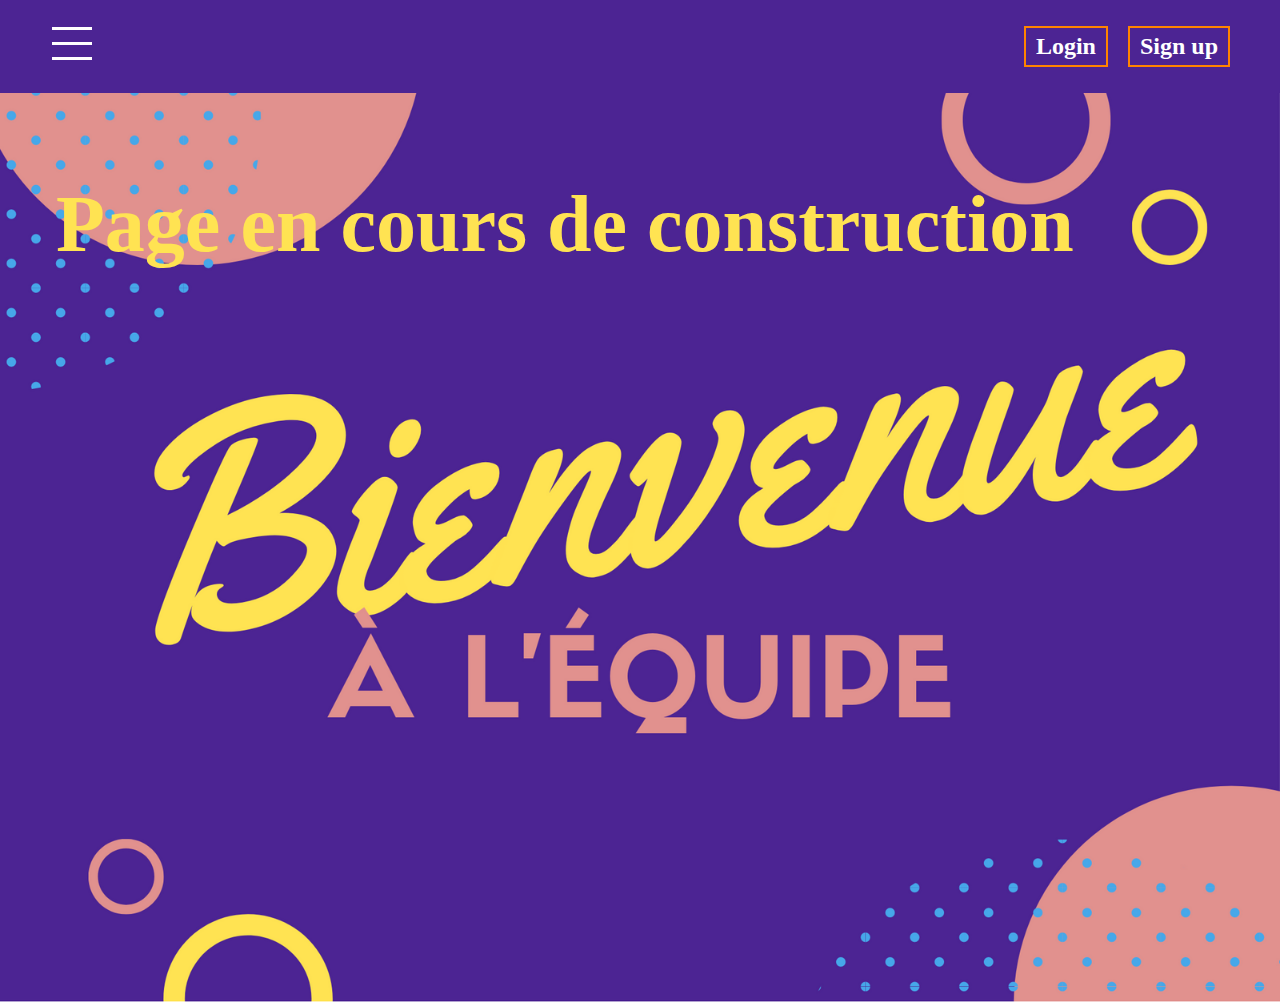
<file: index.html>
<!DOCTYPE html>
<html lang="fr">
<head>
    <meta charset="UTF-8">
    <meta http-equiv="X-UA-Compatible" content="IE=edge">
    <meta name="viewport" content="width=device-width, initial-scale=1.0">
    <title>page d'accueil</title>
    <link rel="stylesheet" href="css/index.css">
</head>
<body>
    <header>
        <div class="mes-div">
            <div></div>
            <div></div>
            <div></div>
        </div>
        <nav> 
            <ul>
                <li><a href="login.html">Login</a></li>
                <li><a href="sign.html">Sign up</a></li>
            </ul>
        </nav>
    </header>
    <section>
        <img src="img/accuel.png" alt=" bienvenue ">
        <h2> Page en cours de construction </h2>
    </section>
    
</body>
</html>
</file>
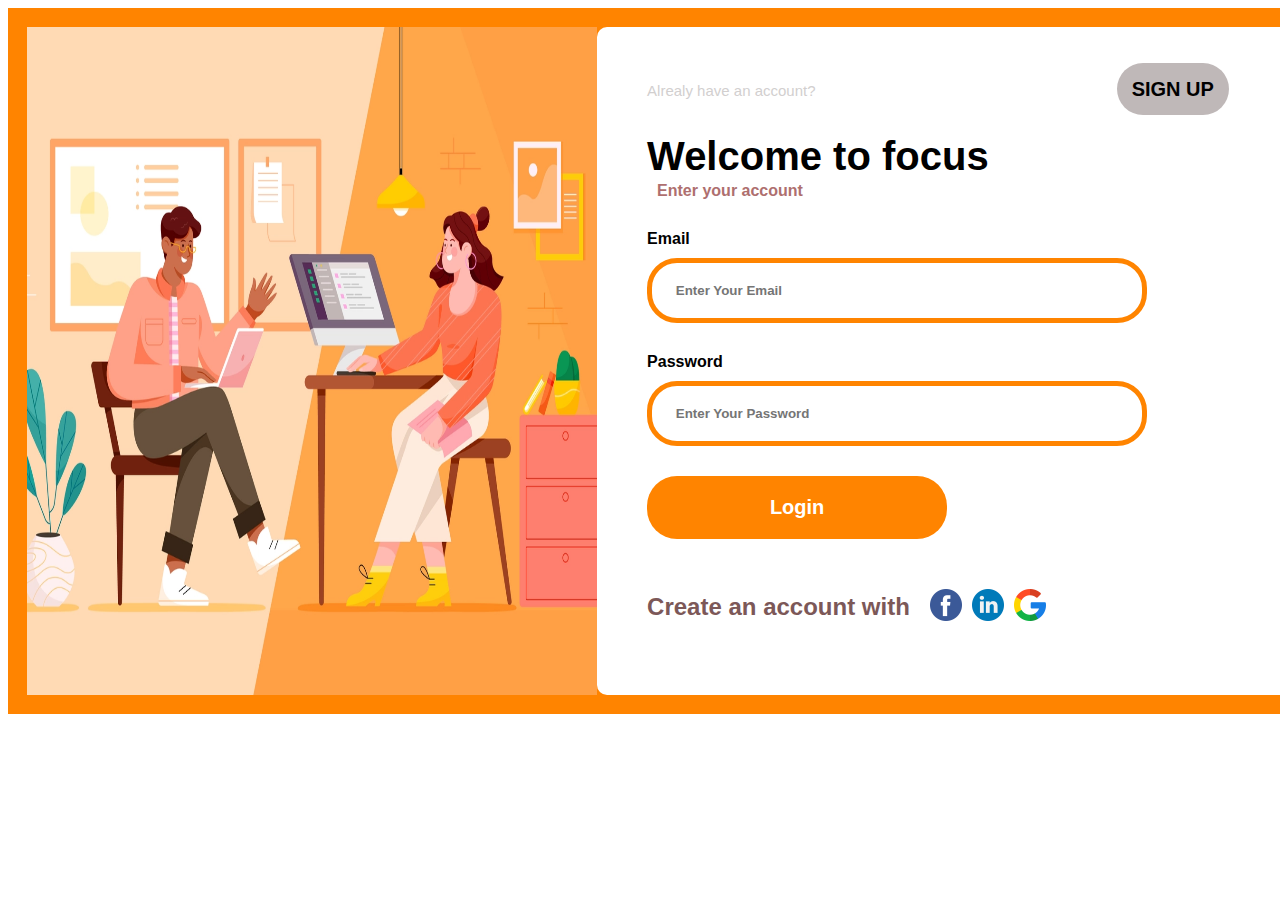
<file: login.html>
<!DOCTYPE html>
<html lang="en">
<head>
    <meta charset="UTF-8">
    <meta http-equiv="X-UA-Compatible" content="IE=edge">
    <meta name="viewport" content="width=device-width, initial-scale=1.0">
    <title>Login</title>
    <link rel="stylesheet" href="css/login.css">
</head>
<body>
    <div class="container-principale">
        <div class="image">
            <img src="img/image.webp" alt="image-banner">
        </div>
        <div class="container">
            <div class="nav">
                <span>Alrealy have an account?</span> <a href="sign.html"> Sign up</a>
            </div>
            <div class="title">
                <h2> Welcome to focus </h2>
                <p> Enter your account </p>
            </div>
            <form>
                <label for="email"> Email</label>
                <input type="eamil" name="email" id="email" placeholder=" Enter Your Email">
                <label for="Password"> Password</label>
                <input type="password" name="Password" id="password" placeholder=" Enter Your Password">
                 <input type="submit" value="Login">
            </form>
            <div class="footer">
                <p>Create an account with</p>
                <img src="img/facebook.png" alt="logo facebook" height="32px">
                <img src="img/linkedin.png" alt="logo linkedin" height="32px">
                <img src="img/google.png" alt="logo google" height="32px">
            </div>
        </div>
    </div>
    
</body>
</html>
</file>
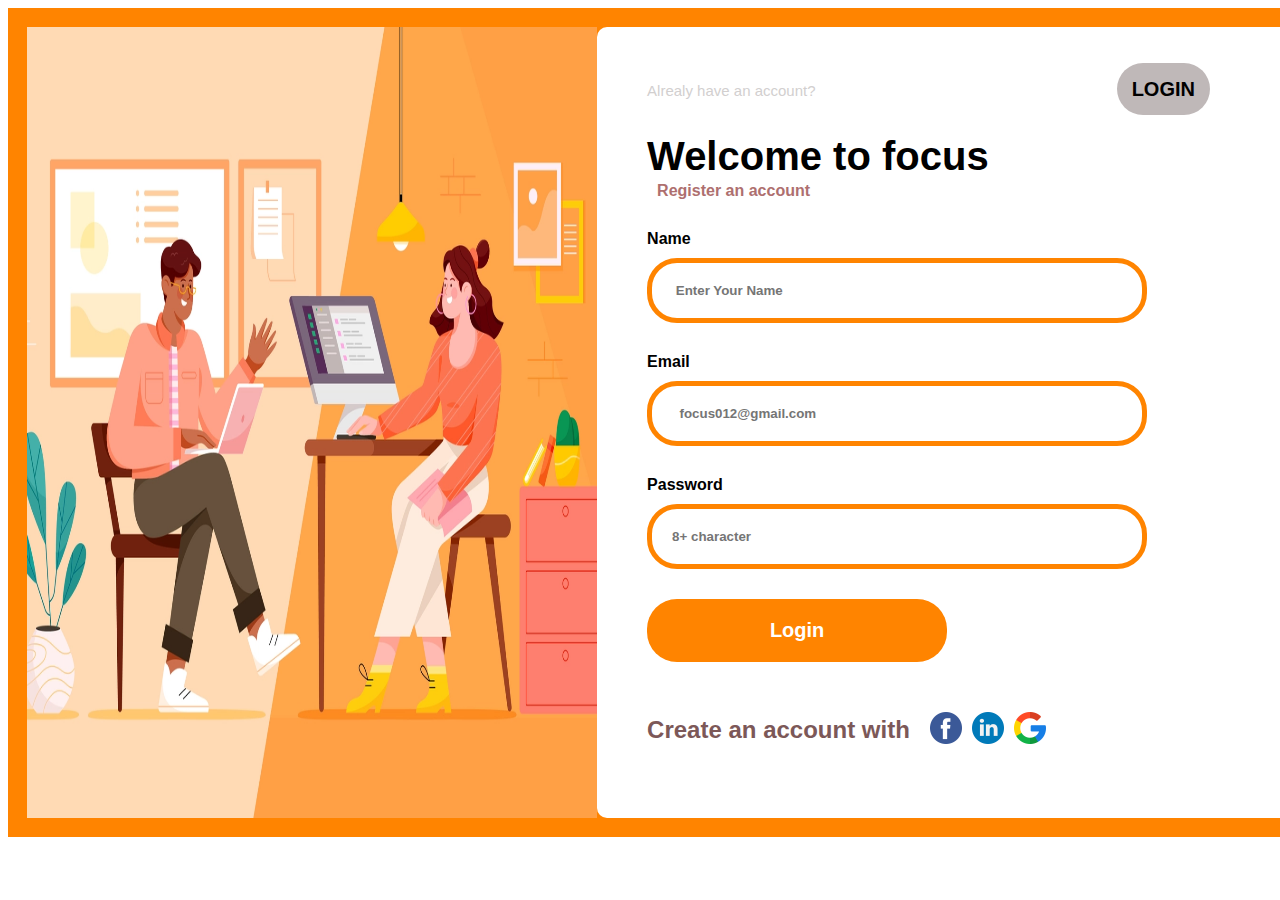
<file: sign.html>
<!DOCTYPE html>
<html lang="en">
<head>
    <meta charset="UTF-8">
    <meta http-equiv="X-UA-Compatible" content="IE=edge">
    <meta name="viewport" content="width=device-width, initial-scale=1.0">
    <title>Login</title>
    <link rel="stylesheet" href="css/login.css">
</head>
<body>
    <div class="container-principale">
        <div class="image">
            <img src="img/image.webp" alt="image-banner">
        </div>
        <div class="container">
            <div class="nav">
                <span>Alrealy have an account?</span> <a href="login.html">Login</a>
            </div>
            <div class="title">
                <h2> Welcome to focus </h2>
                <p> Register an account </p>
            </div>
            <form>
                <label for="text"> Name</label>
                <input type="text" name="name" id="name" placeholder=" Enter Your Name">
                <label for="email"> Email</label>
                <input type="eamil" name="email" id="email" placeholder="  focus012@gmail.com">
                <label for="Password"> Password</label>
                <input type="password" name="Password" id="password" placeholder="8+ character">
                 <input type="submit" value="Login">
            </form>
            <div class="footer">
                <p>Create an account with</p>
                <img src="img/facebook.png" alt="logo facebook" height="32px">
                <img src="img/linkedin.png" alt="logo linkedin" height="32px">
                <img src="img/google.png" alt="logo google" height="32px">
            </div>
        </div>
    </div>
    
</body>
</html>
</file>
<file: css/index.css>
body{
    margin: 0px;
}
header{
    margin: 0px;
    padding: 10px 50px;
    display: flex;
    flex-direction: row;
    justify-content: space-between;
    background-color: #4C2493;
}
header div.mes-div{
   margin-top: 5px;
   width: 50px;
}
header  div.mes-div div{
   width: 30px;
   padding: 5px;
   margin: 2px;
   border-bottom: 3px solid #ffff;
}
header div.mes-div div:hover{
    cursor: pointer;
    border-bottom: 3px solid #ff8400;
}

header  ul{
    display: flex;
    flex-direction: row;
}
header  ul li{
    list-style-type: none;
    margin-left: 20px;
    border: 2px solid #ff8400;
    padding: 5px 10px;
}
header  ul li a{
    font-family: Verdana, Geneva, Tahoma;
    color: #ffff;
    text-decoration: none;
    font-weight: bolder;
    font-size: 1.5rem;
}
header  ul li a:hover{
    color: #ff8400;
}
/* FIN header */
section{
     position: relative;
}
section img{
    max-width: 100%;
    width: 100%;
}
section h2{
    font-size: 5rem;
    text-align: center;
    color: #FFE352;
    position: absolute;
    top: 20px;
    left: 56px;
}
</file>
<file: css/login.css>
.container-principale{
    font-family: sans-serif;
    width: 100%;
    display: flex;
    flex-direction: row;
    padding: 1.5%;
    background-color: #ff8400;
    height: 100%;
}
.container-principale .image{
    width: 48%;
}
.image img{
    max-width: 100%;
    width: 100%;
    height: 100%;
}
.container-principale .container{
    background-color: #ffff;
    border-radius: 10px;
    width: 50%;
    height: auto;
    max-width: 100%;
    padding: 4%;
}
.container .nav span {
    font-size: 15px;
    color: #D2CFCF;
}
.container .nav a {
    margin-left: 50%;
    font-size: 20px;
    text-decoration: none;
    font-family: sans-serif;
    text-transform: uppercase;
    font-weight: bolder;
    color: black;
    padding: 15px;
    background-color: rgb(191, 184, 184);
    border-radius: 30px;
}
.container .title h2{
    font-size: 40px;
}
.container .title p{
    margin-top: -30px;
    margin-left: 10px;
    font-weight: bold;
    color: #ae6f6f;
}
.container form{
    font-weight: bolder; 
    margin-top: 30px;
}
label{
    margin-left: 10px;
}
label, input{
    display: block;
    margin: 10px 0;
}
input{
    margin-bottom: 30px;
    padding: 20px;
    width: 450px;
    font-weight: bold;
    border: 5px solid #ff8400;
    border-radius: 30px;
    background-color: #ffff;
    
}
form input[type='submit']{
    width: 300px;
    border: none;
    border-radius: 30px;
    background-color: #ff8400;
    color: #ffff;
    font-weight: bolder;
    font-size: 20px;
}

.container .footer{
    font-weight: bolder;
    color: #7c5858;
    display: flex;
    flex-direction: row;
    font-size: 24px;
}

.container .footer p{
    margin-right: 10px;
}
.container .footer img{
    margin-top: 20px;
    margin-left: 10px;
}
.container .footer img:hover{
    cursor: pointer;
}
</file>
